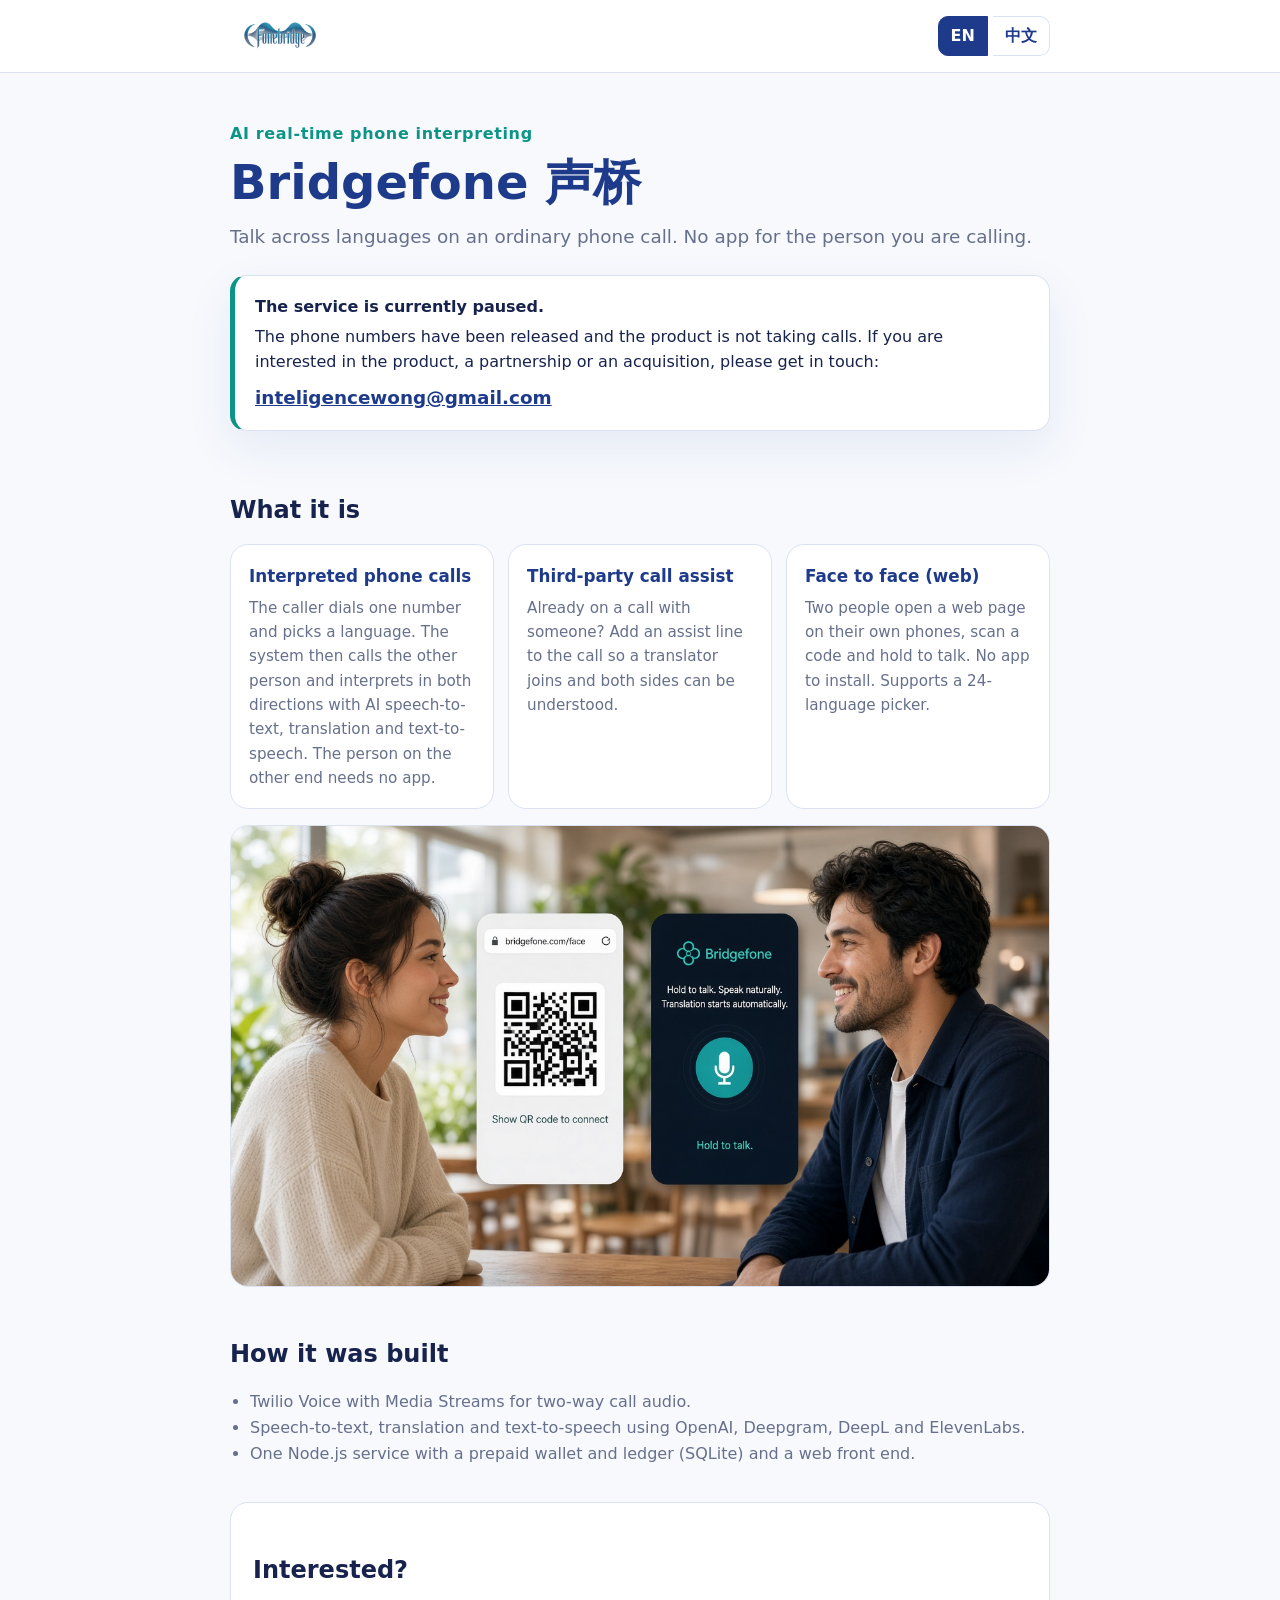
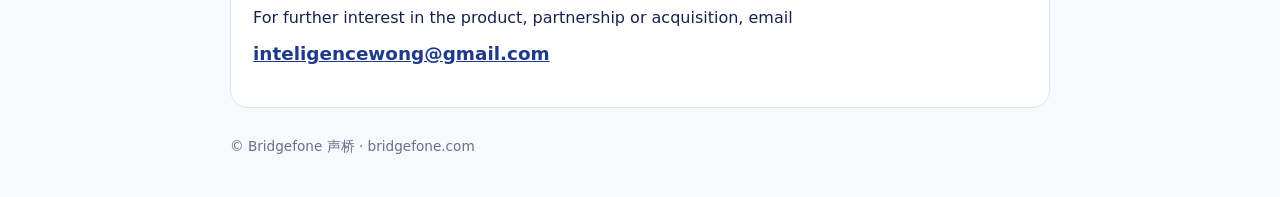
<file: index.html>
<!doctype html>
<html lang="en">
<head>
<meta charset="utf-8">
<meta name="viewport" content="width=device-width, initial-scale=1">
<title>Bridgefone 声桥 | AI real-time phone interpreting (service paused)</title>
<meta name="description" content="Bridgefone (声桥) is an AI real-time phone interpreting product. The service is currently paused. Interested in the product, a partnership or an acquisition? Email inteligencewong@gmail.com.">
<meta name="robots" content="index,follow">
<meta name="msvalidate.01" content="D7CA6E1E99F566BF0F59D501795DBF24">
<link rel="canonical" href="https://bridgefone.com/">
<meta property="og:type" content="website">
<meta property="og:site_name" content="Bridgefone 声桥">
<meta property="og:title" content="Bridgefone 声桥 | AI real-time phone interpreting">
<meta property="og:description" content="Product paused. Contact inteligencewong@gmail.com about the product, partnership or acquisition.">
<meta property="og:image" content="https://bridgefone.com/assets/logo.png">
<link rel="stylesheet" href="styles.css">
<script async src="https://www.googletagmanager.com/gtag/js?id=G-W7DRLXR4D5"></script>
<script>
window.dataLayer=window.dataLayer||[];function gtag(){dataLayer.push(arguments);}
gtag('js',new Date());gtag('config','G-W7DRLXR4D5');
</script>
</head>
<body>
<header class="bar"><div class="wrap bar-in">
  <a class="brand" href="/"><img src="assets/logo.png" alt="Bridgefone 声桥" width="160" height="90"></a>
  <div class="lang" role="group" aria-label="Language">
    <button type="button" data-set="en" aria-pressed="true">EN</button>
    <button type="button" data-set="zh" aria-pressed="false">中文</button>
  </div>
</div></header>
<main class="wrap">
  <section class="hero">
    <p class="label"><span class="en">AI real-time phone interpreting</span><span class="zh">AI 即时口译电话</span></p>
    <h1><span class="en">Bridgefone 声桥</span><span class="zh">声桥 Bridgefone</span></h1>
    <p class="sub"><span class="en">Talk across languages on an ordinary phone call. No app for the person you are calling.</span><span class="zh">用普通电话就能跨语言通话，对方不用安装任何东西。</span></p>
    <div class="notice">
      <strong><span class="en">The service is currently paused.</span><span class="zh">服务目前已暂停。</span></strong>
      <span class="en">The phone numbers have been released and the product is not taking calls. If you are interested in the product, a partnership or an acquisition, please get in touch:</span>
      <span class="zh">电话号码已释放，产品暂不接听来电。如果你对这个产品、合作或收购有兴趣，欢迎联系：</span>
      <a class="mail" href="mailto:inteligencewong@gmail.com?subject=Bridgefone">inteligencewong@gmail.com</a>
    </div>
  </section>

  <section>
    <h2><span class="en">What it is</span><span class="zh">产品介绍</span></h2>
    <div class="grid">
      <article class="card">
        <h3><span class="en">Interpreted phone calls</span><span class="zh">电话口译</span></h3>
        <p><span class="en">The caller dials one number and picks a language. The system then calls the other person and interprets in both directions with AI speech-to-text, translation and text-to-speech. The person on the other end needs no app.</span><span class="zh">主叫拨一个号码并选择语言，系统再拨给对方，在两人之间用 AI 做双向语音识别、翻译和语音播报。对方不用装任何 App。</span></p>
      </article>
      <article class="card">
        <h3><span class="en">Third-party call assist</span><span class="zh">协助翻译</span></h3>
        <p><span class="en">Already on a call with someone? Add an assist line to the call so a translator joins and both sides can be understood.</span><span class="zh">已经在和对方通话？把协助线加进通话，由翻译接入，让双方都能听懂。</span></p>
      </article>
      <article class="card">
        <h3><span class="en">Face to face (web)</span><span class="zh">面对面翻译（网页）</span></h3>
        <p><span class="en">Two people open a web page on their own phones, scan a code and hold to talk. No app to install. Supports a 24-language picker.</span><span class="zh">两个人各用手机浏览器打开网页，扫码加入，按住说话，不用安装 App。支持 24 种语言选择。</span></p>
      </article>
    </div>
    <img class="shot" src="assets/face.png" alt="Two people using face-to-face translation in their phone browsers" width="1200" height="675" loading="lazy">
  </section>

  <section>
    <h2><span class="en">How it was built</span><span class="zh">技术概要</span></h2>
    <ul class="list">
      <li><span class="en">Twilio Voice with Media Streams for two-way call audio.</span><span class="zh">Twilio Voice + Media Streams 处理双向通话音频。</span></li>
      <li><span class="en">Speech-to-text, translation and text-to-speech using OpenAI, Deepgram, DeepL and ElevenLabs.</span><span class="zh">语音识别、翻译和语音合成使用 OpenAI、Deepgram、DeepL、ElevenLabs。</span></li>
      <li><span class="en">One Node.js service with a prepaid wallet and ledger (SQLite) and a web front end.</span><span class="zh">一个 Node.js 服务，带预付钱包与账本（SQLite）和网页前端。</span></li>
    </ul>
  </section>

  <section class="contact">
    <h2><span class="en">Interested?</span><span class="zh">有兴趣？</span></h2>
    <p><span class="en">For further interest in the product, partnership or acquisition, email</span><span class="zh">如需进一步了解产品、合作或收购，请发邮件至</span> <a class="mail" href="mailto:inteligencewong@gmail.com?subject=Bridgefone">inteligencewong@gmail.com</a></p>
  </section>
</main>
<footer class="wrap foot">&copy; Bridgefone 声桥 &middot; bridgefone.com</footer>
<script>
(function(){
  var b=document.querySelectorAll('.lang button');
  function set(l){
    document.documentElement.lang=l==='zh'?'zh-CN':'en';
    document.body.className=l;
    b.forEach(function(x){x.setAttribute('aria-pressed',x.dataset.set===l?'true':'false');});
    document.title=l==='zh'?'声桥 Bridgefone｜AI 即时口译电话（服务已暂停）':'Bridgefone 声桥 | AI real-time phone interpreting (service paused)';
    try{localStorage.setItem('bf_lang',l);}catch(e){}
  }
  b.forEach(function(x){x.addEventListener('click',function(){set(x.dataset.set);});});
  var s=null;try{s=localStorage.getItem('bf_lang');}catch(e){}
  set(s||((navigator.language||'').toLowerCase().indexOf('zh')===0?'zh':'en'));
})();
</script>
</body>
</html>
</file>
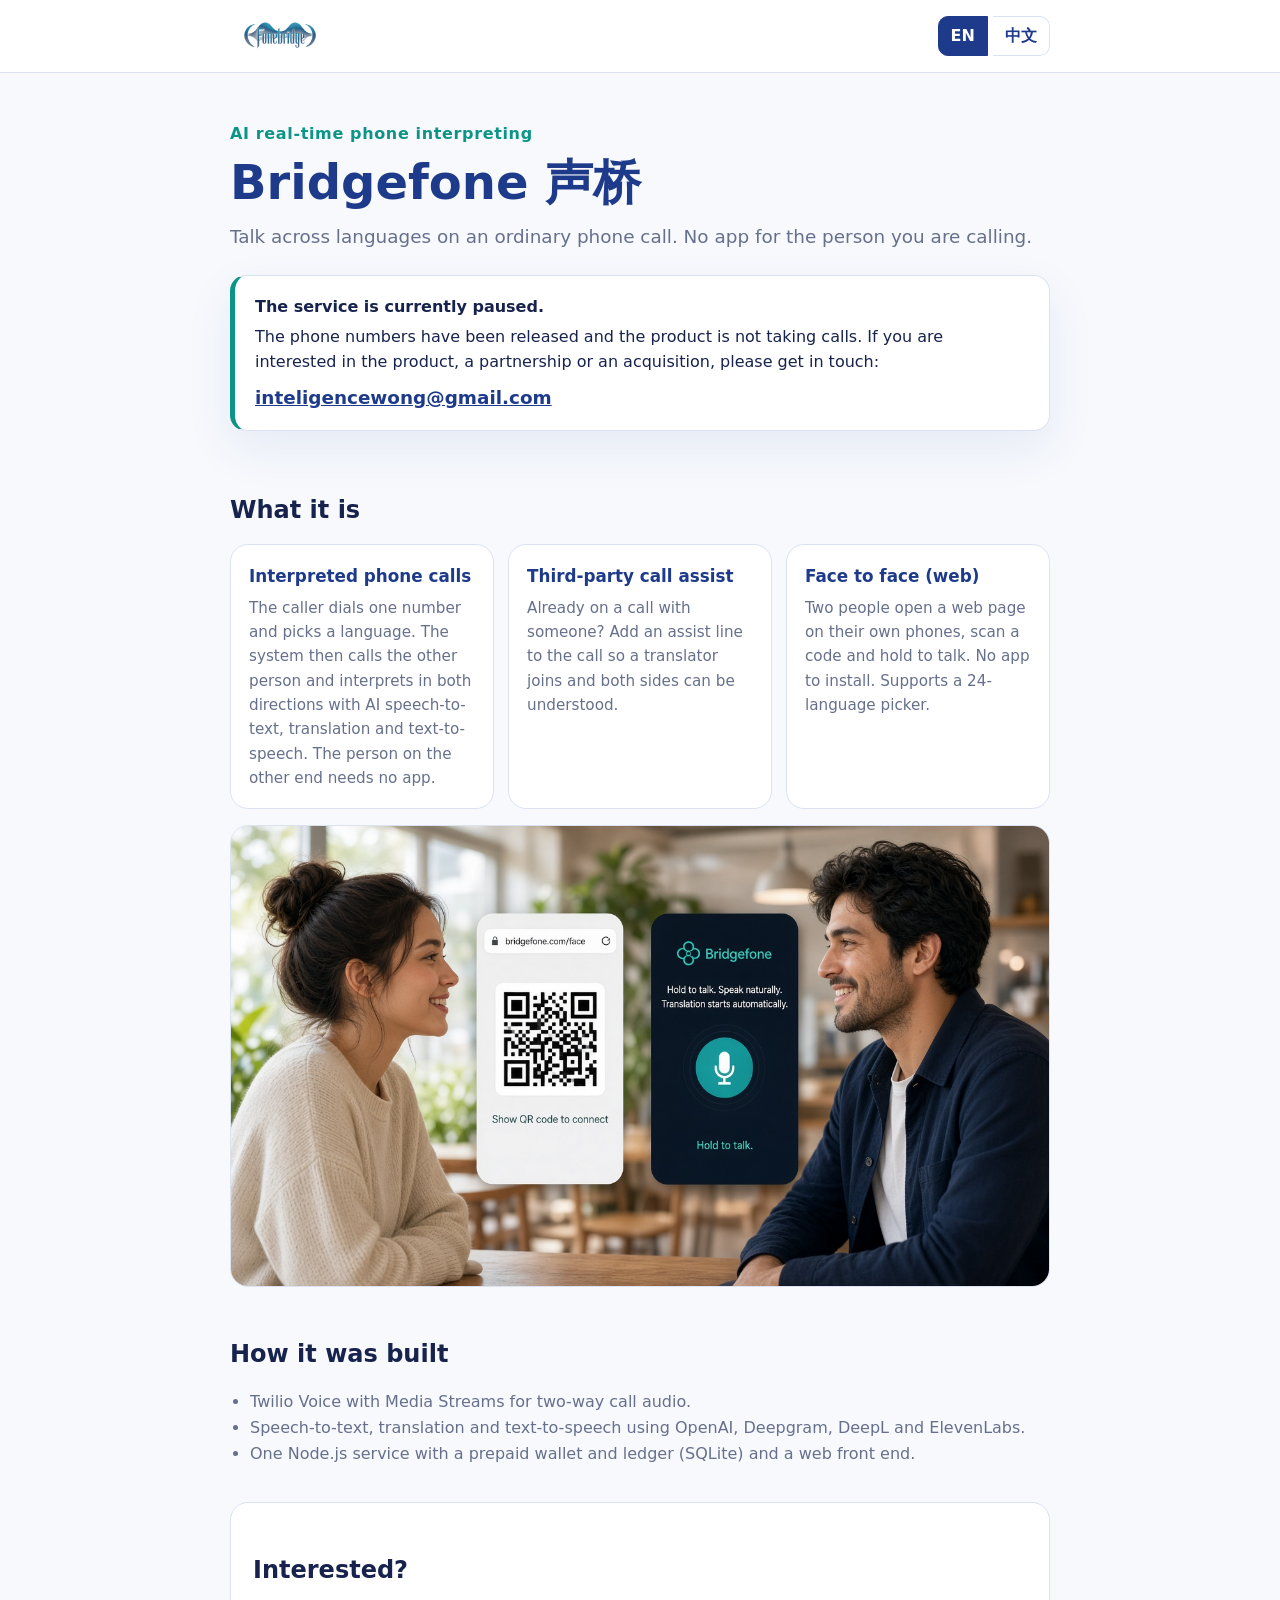
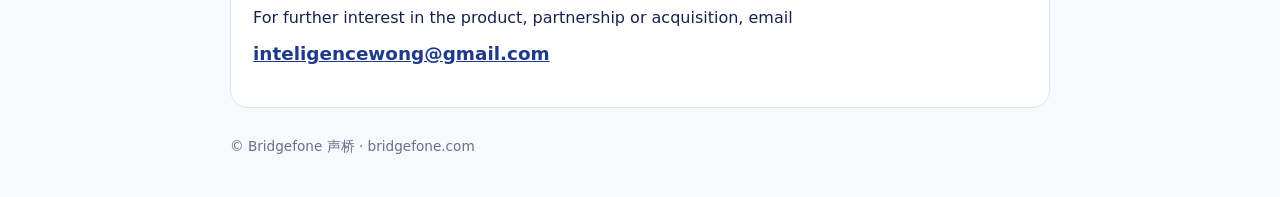
<file: face/index.html>
<!doctype html>
<html><head><meta charset="utf-8"><title>Bridgefone</title>
<meta name="robots" content="noindex">
<link rel="canonical" href="https://bridgefone.com/">
<meta http-equiv="refresh" content="0;url=/">
<script>location.replace("/");</script></head>
<body><a href="/">Bridgefone 声桥</a></body></html>
</file>
<file: styles.css>
*{box-sizing:border-box}
:root{--ink:#17234d;--muted:#66708c;--paper:#f7f9fd;--indigo:#1e3a8a;--teal:#0d9488;--line:#dbe3f3}
body{margin:0;font-family:"Segoe UI","PingFang SC","Noto Sans SC",system-ui,sans-serif;background:var(--paper);color:var(--ink);line-height:1.6}
body.en .zh,body.zh .en{display:none}
.wrap{max-width:860px;margin:0 auto;padding:0 20px}
.bar{background:#fff;border-bottom:1px solid var(--line)}
.bar-in{display:flex;align-items:center;justify-content:space-between;min-height:72px}
.brand img{height:56px;width:auto;display:block}
.lang button{border:1px solid var(--line);background:#fff;color:var(--indigo);padding:6px 12px;font:inherit;font-weight:600;cursor:pointer}
.lang button:first-child{border-radius:10px 0 0 10px}.lang button:last-child{border-radius:0 10px 10px 0;border-left:0}
.lang button[aria-pressed=true]{background:var(--indigo);color:#fff;border-color:var(--indigo)}
.hero{padding:48px 0 20px}
.label{color:var(--teal);font-weight:700;letter-spacing:.04em;margin:0}
h1{font-size:clamp(2rem,6vw,3rem);line-height:1.15;margin:8px 0 12px;color:var(--indigo)}
.sub{font-size:1.15rem;color:var(--muted);margin:0 0 24px}
.notice{background:#fff;border:1px solid var(--line);border-left:5px solid var(--teal);border-radius:16px;padding:18px 20px;box-shadow:0 18px 48px rgba(30,58,138,.08)}
.notice strong{display:block;margin-bottom:4px}
.mail{display:inline-block;margin-top:8px;color:var(--indigo);font-weight:700;font-size:1.15rem}
h2{font-size:1.5rem;margin:40px 0 14px}
.grid{display:grid;grid-template-columns:repeat(auto-fit,minmax(240px,1fr));gap:14px}
.card{background:#fff;border:1px solid var(--line);border-radius:18px;padding:18px}
.card h3{margin:0 0 6px;font-size:1.05rem;color:var(--indigo)}.card p{margin:0;color:var(--muted);font-size:.95rem}
.shot{width:100%;height:auto;border-radius:18px;margin-top:16px;border:1px solid var(--line)}
.list{padding-left:20px;color:var(--muted)}
.contact{background:#fff;border:1px solid var(--line);border-radius:18px;padding:8px 22px 22px;margin-top:36px}
.foot{padding:28px 20px 40px;color:var(--muted);font-size:.85rem}
</file>
